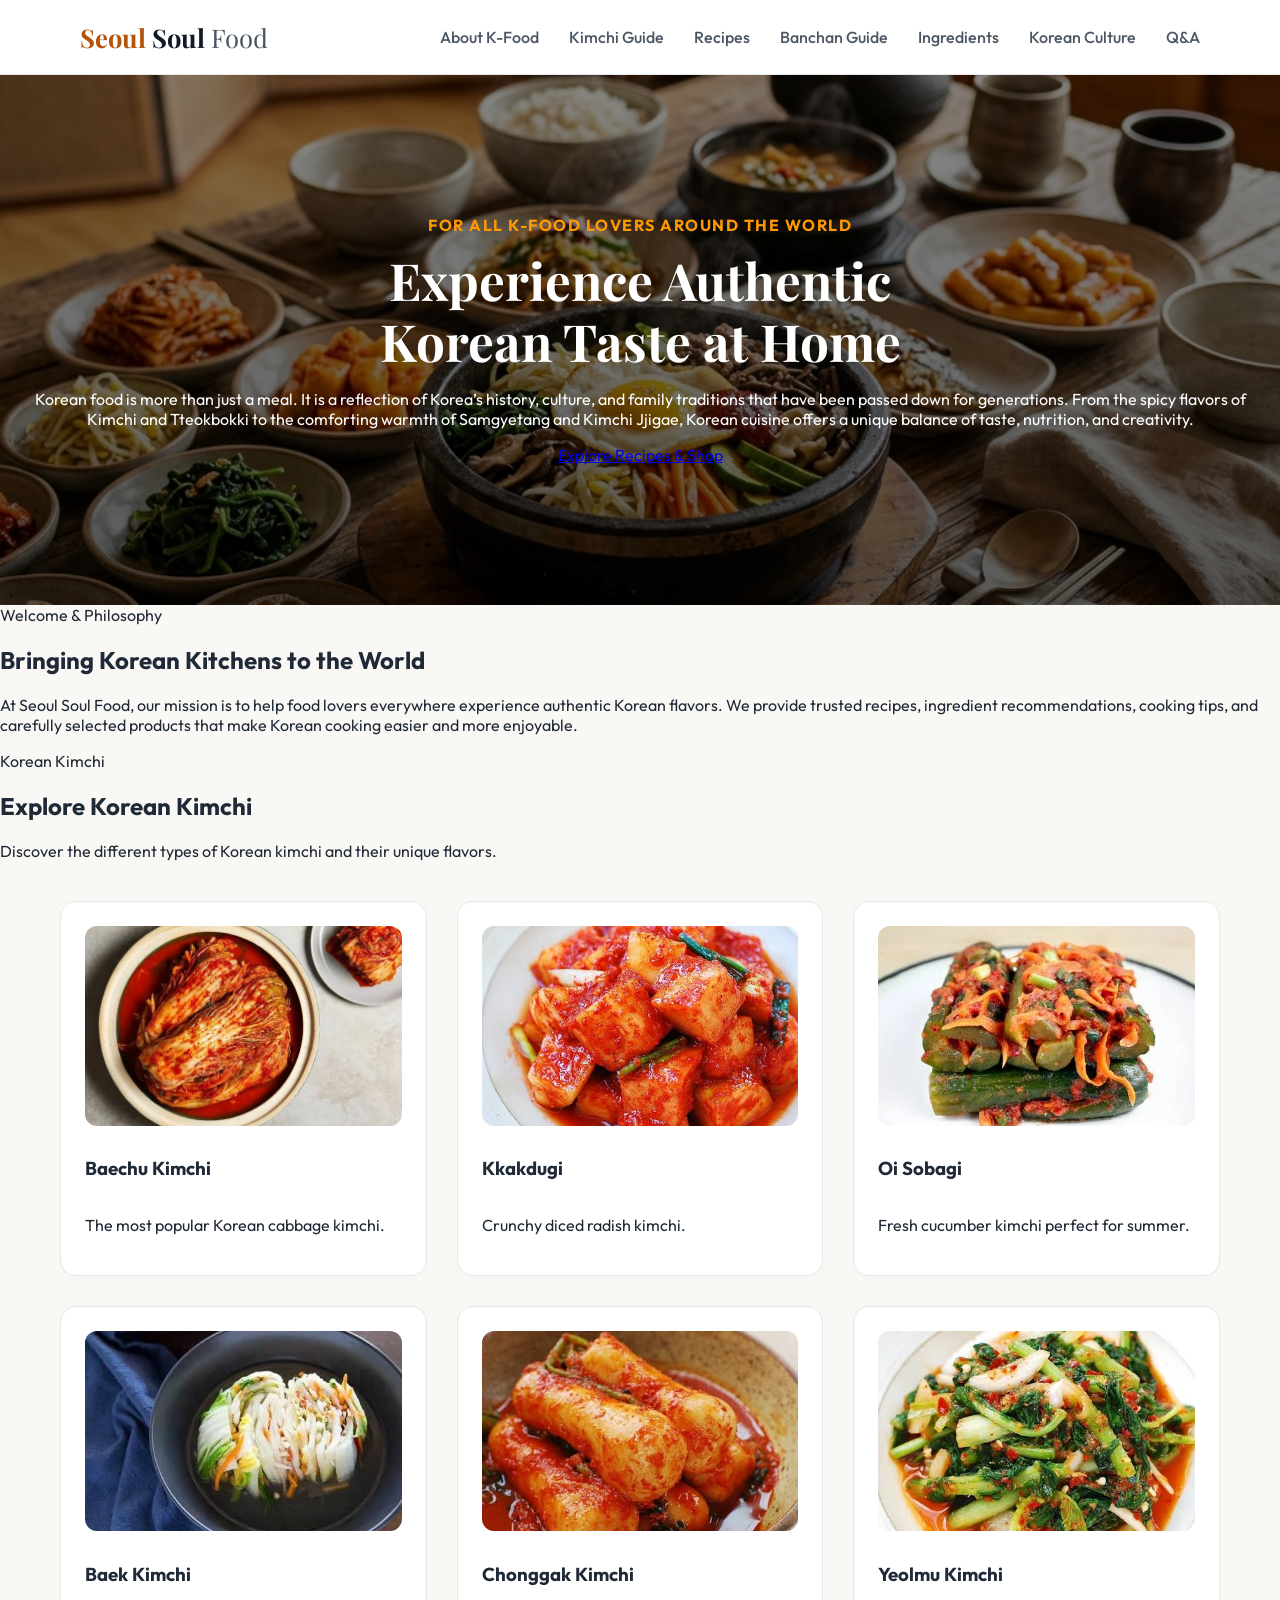
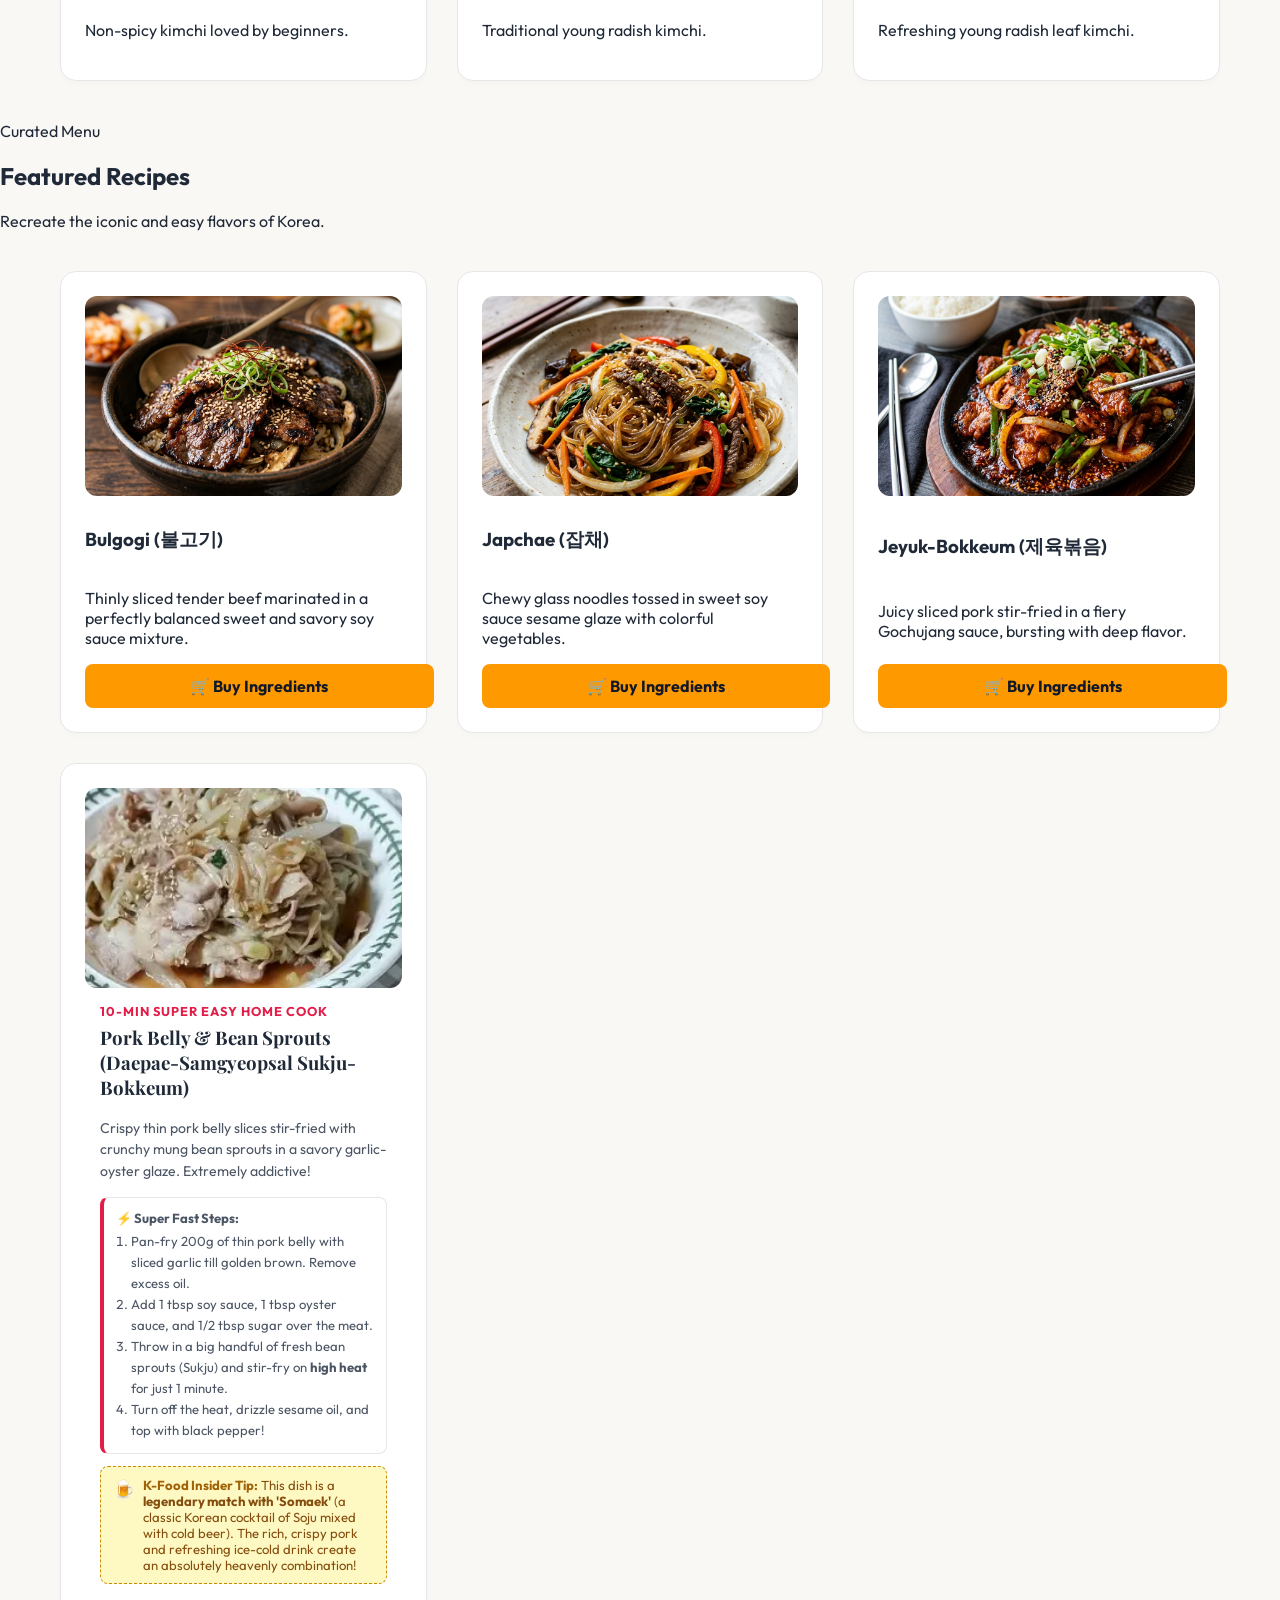
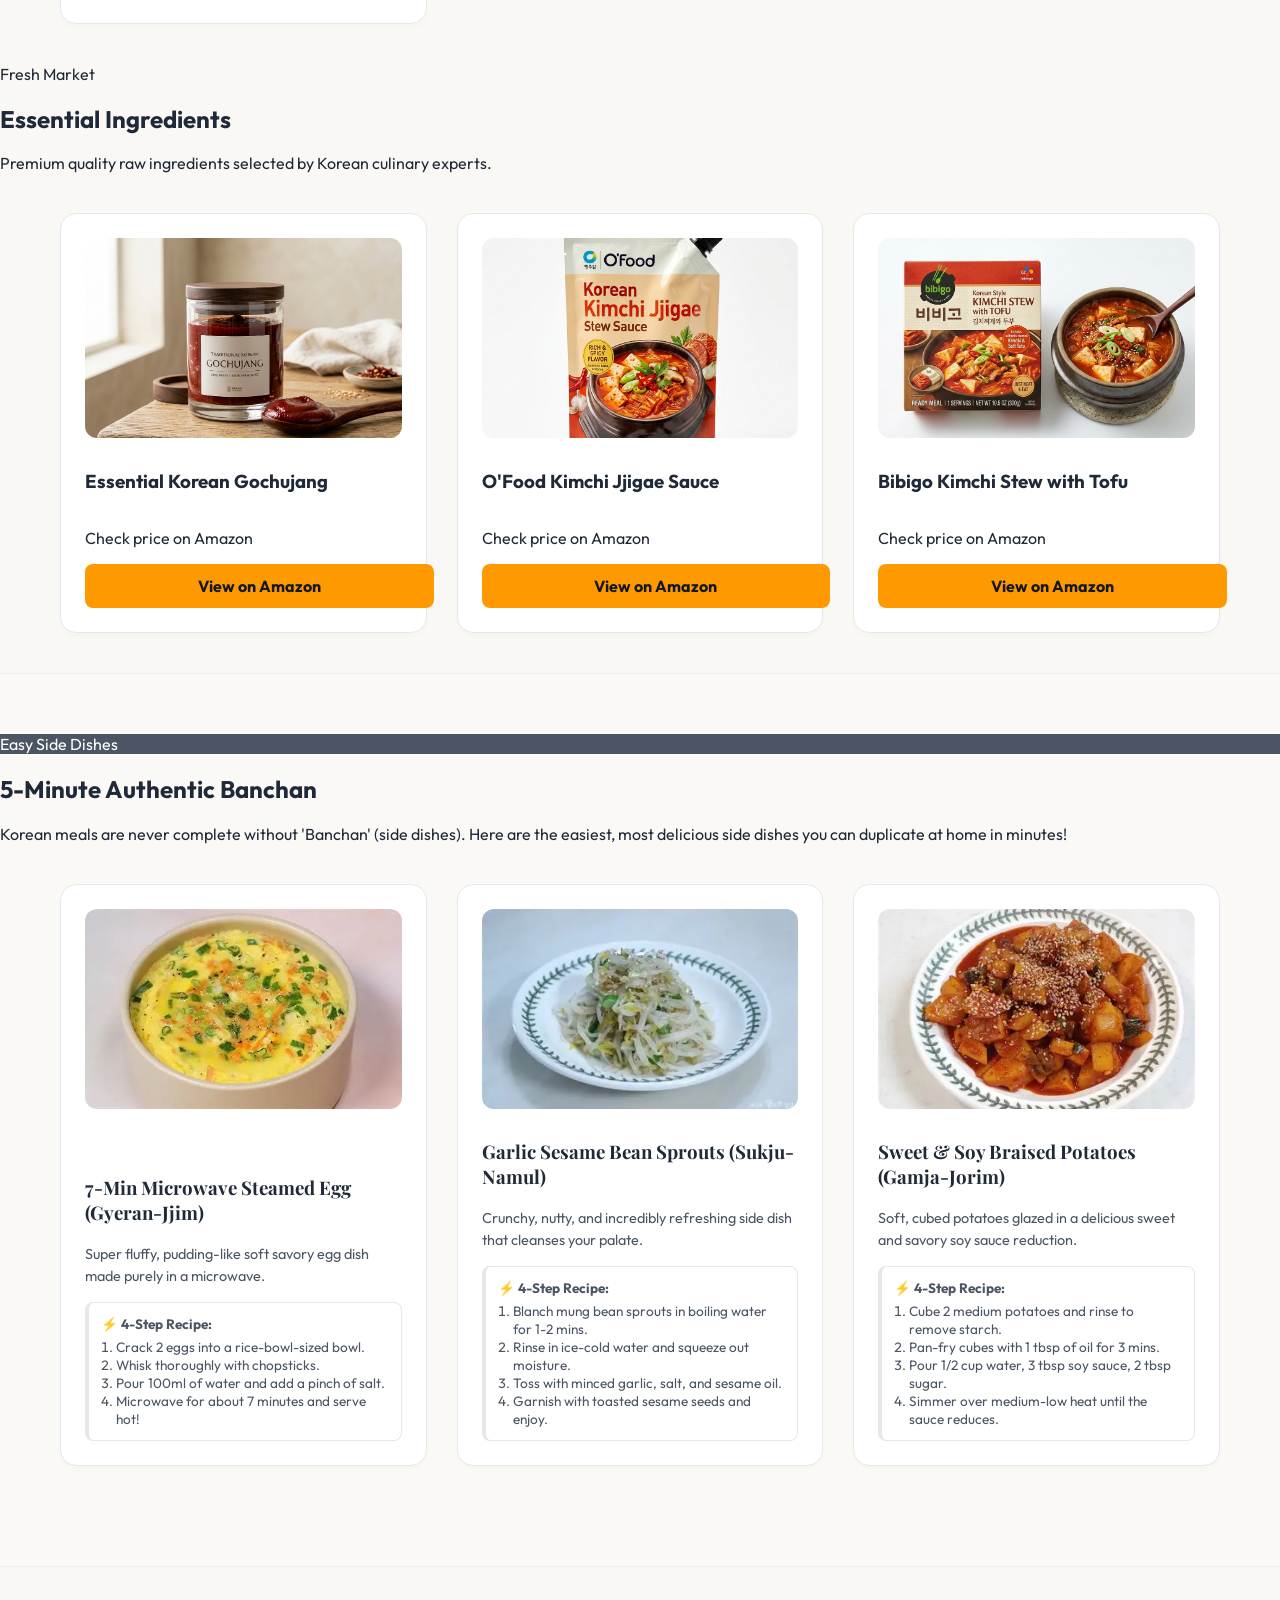
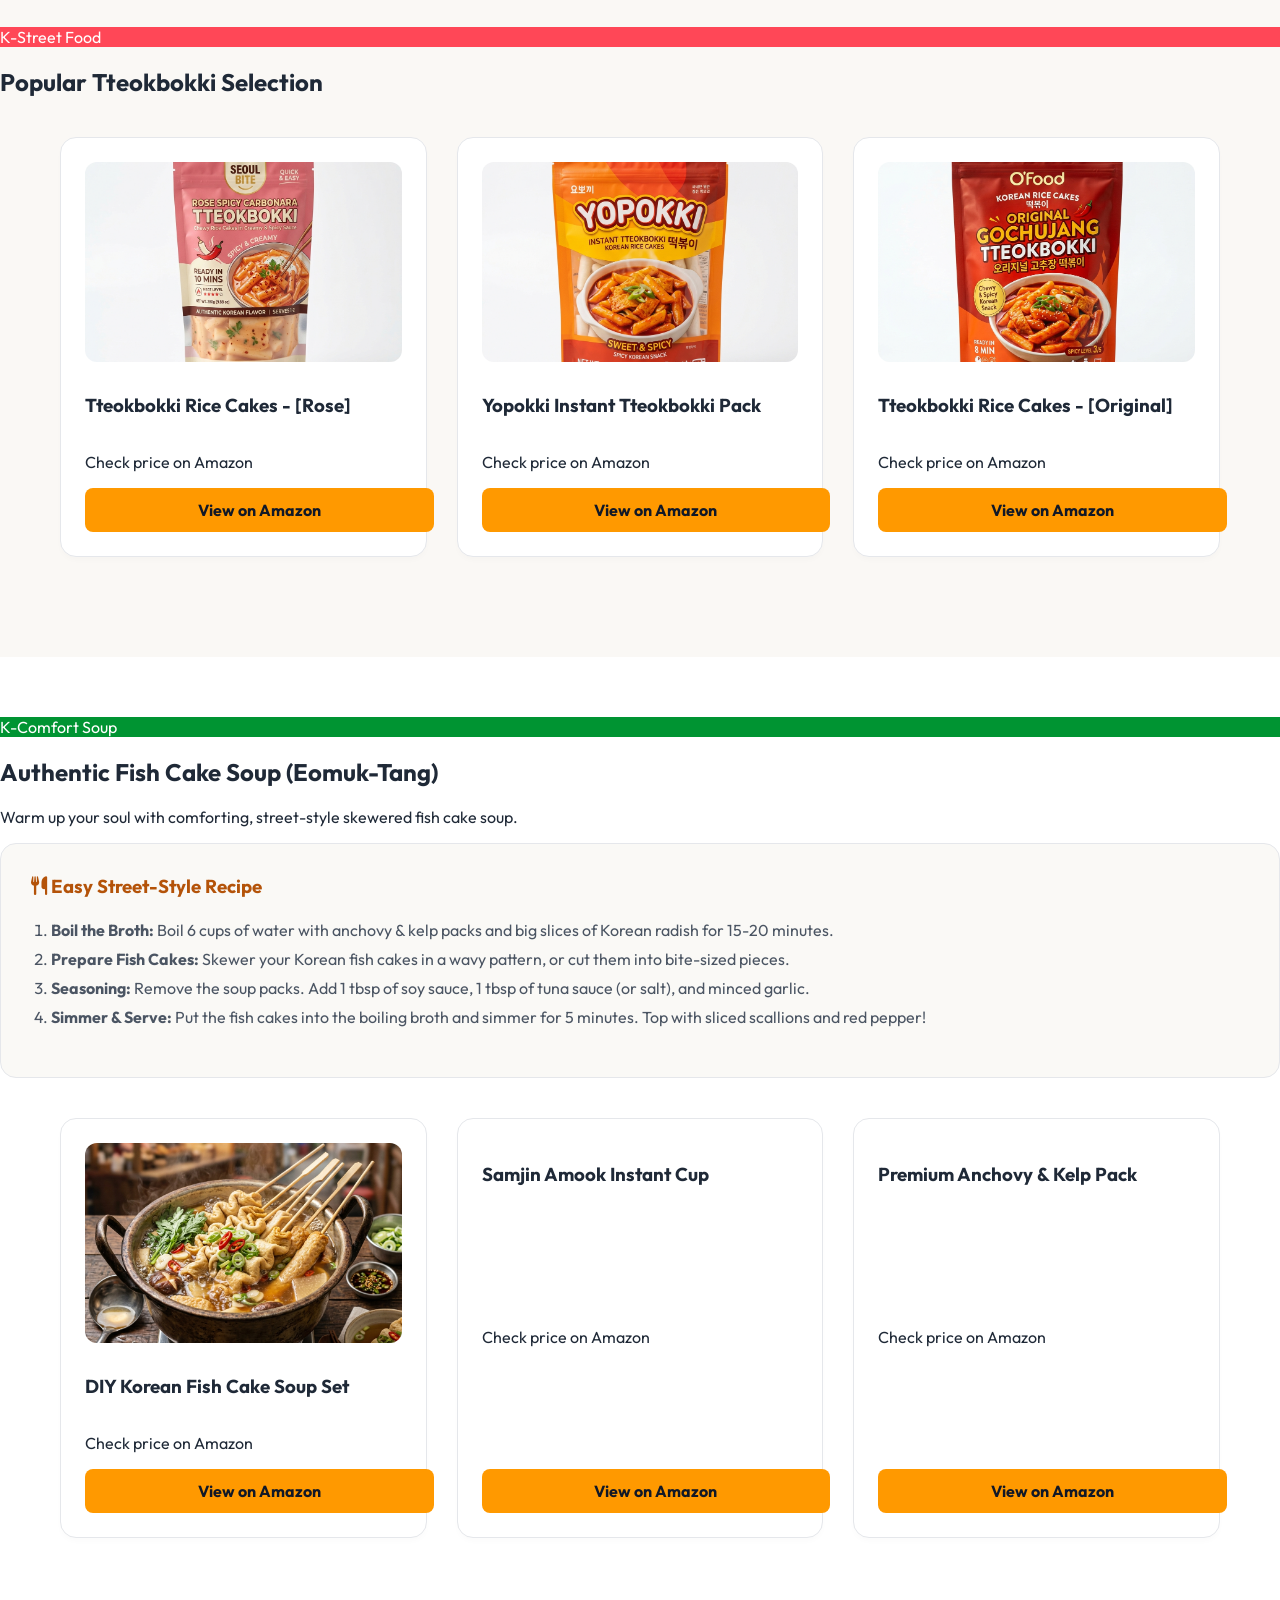
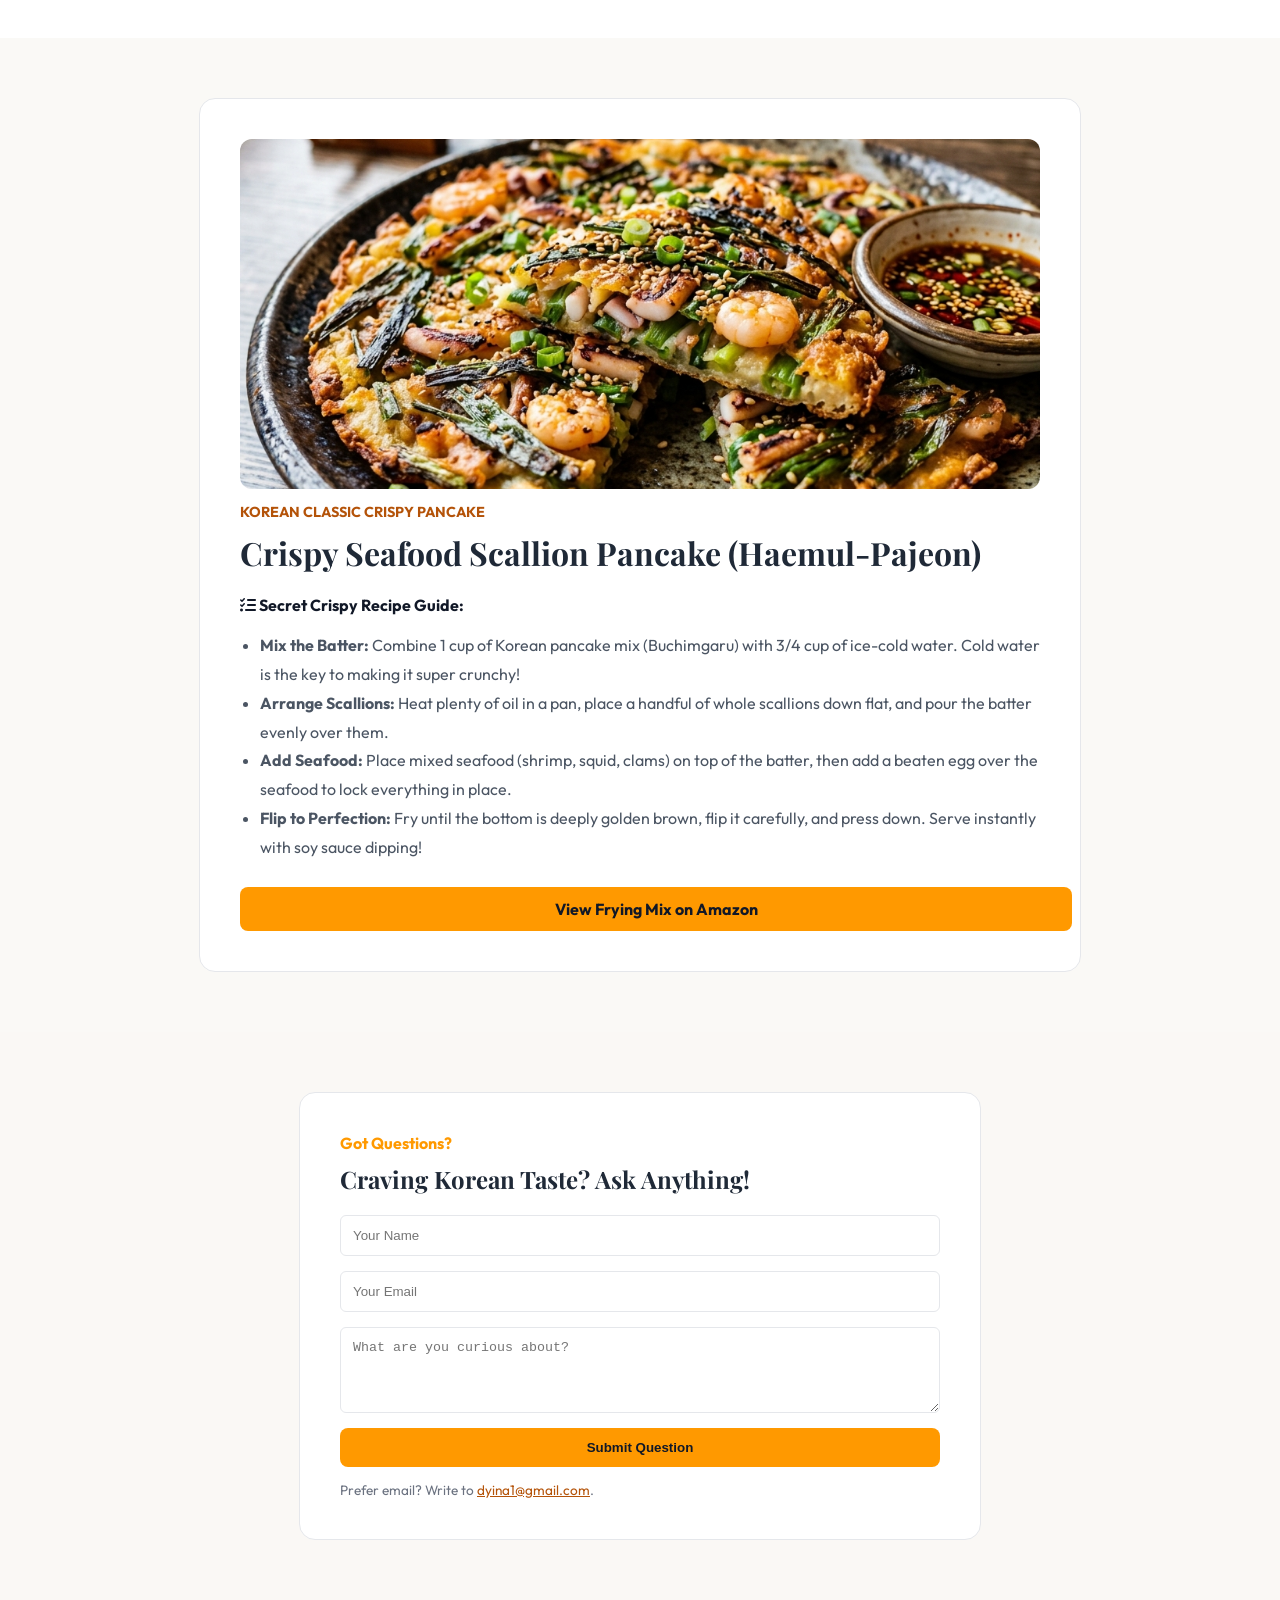
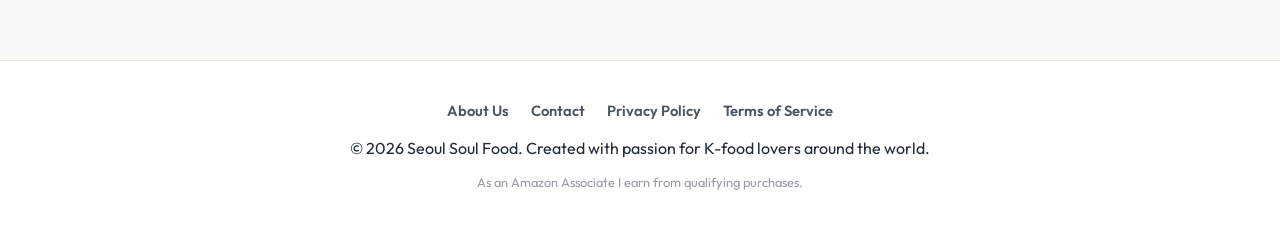
<file: index.html>
<!DOCTYPE html>
<html lang="en">

<head>
    <meta charset="UTF-8">
    <meta name="viewport" content="width=device-width, initial-scale=1.0">
    <title>Seoul Soul Food | Global Korean Culinary Guide & Ingredients Shop</title>
    <meta name="description" content="Explore authentic Korean recipes, kimchi and banchan guides, essential ingredients, and K-food culture at Seoul Soul Food, your guide to cooking Korean food at home.">
    <link rel="canonical" href="https://dyinabenefitguide.com/k-food/">
    <meta property="og:title" content="Seoul Soul Food | Global Korean Culinary Guide & Ingredients Shop">
    <meta property="og:description" content="Authentic Korean recipes, kimchi and banchan guides, essential ingredients, and K-food culture for home cooks around the world.">
    <meta property="og:url" content="https://dyinabenefitguide.com/k-food/">
    <meta property="og:type" content="website">
    <meta property="og:site_name" content="Seoul Soul Food">
    <meta property="og:image" content="https://dyinabenefitguide.com/k-food/images/banner.png">
    <!-- Google Fonts for premium typography -->
    <link rel="preconnect" href="https://fonts.googleapis.com">
    <link rel="preconnect" href="https://fonts.gstatic.com" crossorigin>
    <link href="https://fonts.googleapis.com/css2?family=Outfit:wght@300;400;500;600;700&family=Playfair+Display:ital,wght@0,400;0,600;0,700;1,400&display=swap" rel="stylesheet">
    <!-- FontAwesome for beautiful icons -->
    <link rel="stylesheet" href="https://cdnjs.cloudflare.com/ajax/libs/font-awesome/6.4.0/css/all.min.css">
    <!-- Main Stylesheet -->
    <link rel="stylesheet" href="style.css">
</head>

<body>

    <!-- Header Navigation -->
    <header class="main-header">
        <div class="container header-container">
            <a href="#" class="logo">
                <span class="logo-k">Seoul</span> Soul <span class="logo-sub">Food</span>
            </a>
            <nav class="nav-menu">
                <a href="#about" class="nav-link">About K-Food</a>
                <a href="#kimchi" class="nav-link">Kimchi Guide</a>
                <a href="#recipes" class="nav-link">Recipes</a>
                <a href="#banchan" class="nav-link">Banchan Guide</a>
                <a href="#ingredients" class="nav-link">Ingredients</a>
                <a href="#about" class="nav-link">Korean Culture</a>
                <a href="#qa" class="nav-link">Q&A</a>
            </nav>
        </div>
    </header>

    <!-- Main Hero Banner -->
    <section class="hero-section" style="background-image: linear-gradient(rgba(0, 0, 0, 0.45), rgba(0, 0, 0, 0.65)), url('images/banner.png');">
        <div class="container hero-container">
            <span class="hero-tagline">For All K-Food Lovers Around the World</span>
            <h1 class="hero-title">Experience Authentic <br>Korean Taste at Home</h1>
            <p class="section-subtitle">
                Korean food is more than just a meal. It is a reflection of Korea’s history,
                culture, and family traditions that have been passed down for generations.
                From the spicy flavors of Kimchi and Tteokbokki to the comforting warmth of
                Samgyetang and Kimchi Jjigae, Korean cuisine offers a unique balance of taste,
                nutrition, and creativity.
            </p>
            <a href="#recipes" class="btn-primary">Explore Recipes & Shop</a>
        </div>
    </section>

    <!-- Welcome Description Section -->
    <section class="about-section" id="about">
        <div class="container">
            <div class="section-badge">Welcome & Philosophy</div>
            <h2 class="section-title">Bringing Korean Kitchens to the World</h2>
            <p class="section-subtitle">
                At Seoul Soul Food, our mission is to help food lovers everywhere experience
                authentic Korean flavors. We provide trusted recipes, ingredient recommendations, cooking
                tips, and carefully selected products that make Korean cooking easier and more enjoyable.
            </p>
        </div>
    </section>

    <!-- 🥬 1. 김치 가이드 섹션 -->
    <section class="kimchi-section" id="kimchi">
        <div class="container">
            <div class="section-badge">Korean Kimchi</div>
            <h2 class="section-title">Explore Korean Kimchi</h2>
            <p class="section-subtitle">Discover the different types of Korean kimchi and their unique flavors.</p>
            <div class="ingredients-grid">
                <div class="ingredient-card">
                    <img src="images/baechu-kimchi.png" class="ingredient-image" alt="Baechu kimchi (napa cabbage kimchi)" loading="lazy">
                    <h3>Baechu Kimchi</h3>
                    <p>The most popular Korean cabbage kimchi.</p>
                </div>
                <div class="ingredient-card">
                    <img src="images/kkakdugi.png" class="ingredient-image" alt="Kkakdugi (diced radish kimchi)" loading="lazy">
                    <h3>Kkakdugi</h3>
                    <p>Crunchy diced radish kimchi.</p>
                </div>
                <div class="ingredient-card">
                    <img src="images/oi-sobagi.png" class="ingredient-image" alt="Oi sobagi (stuffed cucumber kimchi)" loading="lazy">
                    <h3>Oi Sobagi</h3>
                    <p>Fresh cucumber kimchi perfect for summer.</p>
                </div>
                <div class="ingredient-card">
                    <img src="images/baek-kimchi.png" class="ingredient-image" alt="Baek kimchi (white kimchi)" loading="lazy">
                    <h3>Baek Kimchi</h3>
                    <p>Non-spicy kimchi loved by beginners.</p>
                </div>
                <div class="ingredient-card">
                    <img src="images/chonggak-kimchi.png" class="ingredient-image" alt="Chonggak kimchi (young radish kimchi)" loading="lazy">
                    <h3>Chonggak Kimchi</h3>
                    <p>Traditional young radish kimchi.</p>
                </div>
                <div class="ingredient-card">
                    <img src="images/yeolmu-kimchi.png" class="ingredient-image" alt="Yeolmu kimchi (young radish leaf kimchi)" loading="lazy">
                    <h3>Yeolmu Kimchi</h3>
                    <p>Refreshing young radish leaf kimchi.</p>
                </div>
            </div>
        </div>
    </section>

    <!-- 🥩 2. 메인 추천 요리 섹션 -->
    <section class="recipes-section" id="recipes">
        <div class="container">
            <div class="section-badge">Curated Menu</div>
            <h2 class="section-title">Featured Recipes</h2>
            <p class="section-subtitle">Recreate the iconic and easy flavors of Korea.</p>
            <div class="recipes-grid">
                <div class="recipe-card">
                    <img src="images/recipe_bulgogi.png" class="recipe-image" alt="Bulgogi (Korean marinated beef)" loading="lazy">
                    <h3 class="recipe-name">Bulgogi (불고기)</h3>
                    <p class="recipe-desc">Thinly sliced tender beef marinated in a perfectly balanced sweet and savory soy sauce mixture.</p>
                    <a class="btn-orange" href="https://www.amazon.com/s?k=Korean+bulgogi+marinade+sauce" target="_blank" rel="noopener noreferrer">🛒 Buy Ingredients</a>
                </div>
                <div class="recipe-card">
                    <img src="images/recipe_japchae.png" class="recipe-image" alt="Japchae (Korean glass noodle stir-fry)" loading="lazy">
                    <h3 class="recipe-name">Japchae (잡채)</h3>
                    <p class="recipe-desc">Chewy glass noodles tossed in sweet soy sauce sesame glaze with colorful vegetables.</p>
                    <a class="btn-orange" href="https://www.amazon.com/s?k=Korean+japchae+glass+noodles" target="_blank" rel="noopener noreferrer">🛒 Buy Ingredients</a>
                </div>
                <div class="recipe-card">
                    <img src="images/recipe_jeyuk.png" class="recipe-image" alt="Jeyuk-bokkeum (spicy stir-fried pork)" loading="lazy">
                    <h3 class="recipe-name">Jeyuk-Bokkeum (제육볶음)</h3>
                    <p class="recipe-desc">Juicy sliced pork stir-fried in a fiery Gochujang sauce, bursting with deep flavor.</p>
                    <a class="btn-orange" href="https://www.amazon.com/s?k=Korean+gochujang+pork+marinade" target="_blank" rel="noopener noreferrer">🛒 Buy Ingredients</a>
                </div>
                
                <!-- 대패삼겹살 숙주볶음 카드 (사장님 폴더 속 실제 이름 'Daepae Samgyeopsal Sukju- bo...' 정밀 매칭 배선) -->
                <div class="recipe-card" style="grid-column: span 1; border: 2px solid #ff9900; background: #fffdfa;">
                    <img src="images/daepae.png" class="recipe-image" alt="Pork Belly & Bean Sprouts" loading="lazy">
                    <div style="padding: 0 15px 15px 15px;">
                        <span style="color:#e11d48; font-weight:700; font-size:0.8rem; text-transform:uppercase; letter-spacing:1px;">10-Min Super Easy Home Cook</span>
                        <h3 class="recipe-name" style="margin-top:5px; font-family:'Playfair Display', serif;">Pork Belly & Bean Sprouts (Daepae-Samgyeopsal Sukju-Bokkeum)</h3>
                        <p class="recipe-desc" style="font-size:0.88rem; color:#4b5563; line-height:1.5; margin-bottom:15px;">
                            Crispy thin pork belly slices stir-fried with crunchy mung bean sprouts in a savory garlic-oyster glaze. Extremely addictive!
                        </p>
                        <div style="background: #ffffff; padding: 12px; border-radius: 8px; font-size: 0.82rem; color: #4b5563; text-align: left; border: 1px solid #e5e7eb; border-left: 4px solid #e11d48; margin-bottom: 12px;">
                            <strong>⚡ Super Fast Steps:</strong>
                            <ol style="margin: 5px 0 0 0; padding-left: 15px; line-height: 1.6;">
                                <li>Pan-fry 200g of thin pork belly with sliced garlic till golden brown. Remove excess oil.</li>
                                <li>Add 1 tbsp soy sauce, 1 tbsp oyster sauce, and 1/2 tbsp sugar over the meat.</li>
                                <li>Throw in a big handful of fresh bean sprouts (Sukju) and stir-fry on <strong>high heat</strong> for just 1 minute.</li>
                                <li>Turn off the heat, drizzle sesame oil, and top with black pepper!</li>
                            </ol>
                        </div>
                        
                        <div style="background: #fef9c3; padding: 10px 12px; border-radius: 8px; font-size: 0.82rem; color: #854d0e; text-align: left; border: 1px dashed #ca8a04; display: flex; gap: 8px; align-items: flex-start;">
                            <span style="font-size: 1.1rem;">🍺</span>
                            <div>
                                <strong style="color: #a16207;">K-Food Insider Tip:</strong> 
                                This dish is a <strong>legendary match with 'Somaek'</strong> (a classic Korean cocktail of Soju mixed with cold beer). The rich, crispy pork and refreshing ice-cold drink create an absolutely heavenly combination!
                            </div>
                        </div>
                    </div>
                </div>

            </div>
        </div>
    </section>

    <!-- 🌶️ 3. 필수 양념/재료 섹션 -->
    <section class="ingredients-section" id="ingredients">
        <div class="container">
            <div class="section-badge">Fresh Market</div>
            <h2 class="section-title">Essential Ingredients</h2>
            <p class="section-subtitle">Premium quality raw ingredients selected by Korean culinary experts.</p>
            <div class="ingredients-grid">
                <div class="ingredient-card">
                    <img src="images/ing_gochujang.png" class="ingredient-image" alt="Korean gochujang (red chili paste)" loading="lazy">
                    <h3 class="ingredient-name">Essential Korean Gochujang</h3>
                    <p class="price">Check price on Amazon</p>
                    <a href="https://www.amazon.com/gp/aw/d/B013HB0CC4/" target="_blank" class="btn-buy-simple">View on Amazon</a>
                </div>
                <div class="ingredient-card">
                    <img src="images/ing_ofood.png" class="ingredient-image" alt="O'Food kimchi jjigae sauce" loading="lazy">
                    <h3 class="ingredient-name">O'Food Kimchi Jjigae Sauce</h3>
                    <p class="price">Check price on Amazon</p>
                    <a href="https://www.amazon.com/Korean-OFood-Kimchi-Jjigae-Sauce/dp/B0G4CYPSKH/" target="_blank" class="btn-buy-simple">View on Amazon</a>
                </div>
                <div class="ingredient-card">
                    <img src="images/ing_bibigo.png" class="ingredient-image" alt="Bibigo kimchi stew with tofu" loading="lazy">
                    <h3 class="ingredient-name">Bibigo Kimchi Stew with Tofu</h3>
                    <p class="price">Check price on Amazon</p>
                    <a href="https://www.amazon.com/Instan-Bibigo-Traditional-Korean-Kimchi/dp/B094YXK8BQ/" target="_blank" class="btn-buy-simple">View on Amazon</a>
                </div>
            </div>
        </div>
    </section>

    <!-- 🍱 4. 초간단 5분 반찬(Banchan) 섹션 (사장님 폴더 속 webp 포맷 정밀 추적 배선) -->
    <section class="banchan-section" id="banchan" style="background-color: #faf9f6; padding: 60px 0; border-top: 1px solid #eee;">
        <div class="container">
            <div class="section-badge" style="background-color: #4b5563; color: #fff;">Easy Side Dishes</div>
            <h2 class="section-title">5-Minute Authentic Banchan</h2>
            <p class="section-subtitle">
                Korean meals are never complete without 'Banchan' (side dishes). 
                Here are the easiest, most delicious side dishes you can duplicate at home in minutes!
            </p>

            <div class="ingredients-grid">
                <!-- 계란찜 (사장님 실물 파일 규격 매칭) -->
                <div class="recipe-card">
                    <img src="images/Gyeran-Jjim.jpg.webp" class="recipe-image" alt="Gyeran Jjim" loading="lazy">
                    <div class="recipe-content">
                        <h3 class="recipe-name" style="font-family:'Playfair Display', serif;">7-Min Microwave Steamed Egg (Gyeran-Jjim)</h3>
                        <p class="recipe-desc" style="font-size: 0.9rem; color: #4b5563; line-height: 1.5; margin-bottom: 15px;">
                            Super fluffy, pudding-like soft savory egg dish made purely in a microwave.
                        </p>
                        <div style="background: #ffffff; padding: 12px; border-radius: 8px; font-size: 0.85rem; color: #4b5563; text-align: left; border-left: 4px solid #ff9900; border: 1px solid #e5e7eb; border-left-width: 4px;">
                            <strong>⚡ 4-Step Recipe:</strong>
                            <ol style="margin: 5px 0 0 0; padding-left: 15px;">
                                <li>Crack 2 eggs into a rice-bowl-sized bowl.</li>
                                <li>Whisk thoroughly with chopsticks.</li>
                                <li>Pour 100ml of water and add a pinch of salt.</li>
                                <li>Microwave for about 7 minutes and serve hot!</li>
                            </ol>
                        </div>
                    </div>
                </div>

                <!-- 숙주나물 (오른쪽 상단 탭 실제 파일명 매칭) -->
                <div class="recipe-card">
                    <img src="images/Sukju-Namul.jpg.webp" class="recipe-image" alt="Sukju Namul" loading="lazy">
                    <div class="recipe-content">
                        <h3 class="recipe-name" style="font-family:'Playfair Display', serif;">Garlic Sesame Bean Sprouts (Sukju-Namul)</h3>
                        <p class="recipe-desc" style="font-size: 0.9rem; color: #4b5563; line-height: 1.5; margin-bottom: 15px;">
                            Crunchy, nutty, and incredibly refreshing side dish that cleanses your palate.
                        </p>
                        <div style="background: #ffffff; padding: 12px; border-radius: 8px; font-size: 0.85rem; color: #4b5563; text-align: left; border-left: 4px solid #ff9900; border: 1px solid #e5e7eb; border-left-width: 4px;">
                            <strong>⚡ 4-Step Recipe:</strong>
                            <ol style="margin: 5px 0 0 0; padding-left: 15px;">
                                <li>Blanch mung bean sprouts in boiling water for 1-2 mins.</li>
                                <li>Rinse in ice-cold water and squeeze out moisture.</li>
                                <li>Toss with minced garlic, salt, and sesame oil.</li>
                                <li>Garnish with toasted sesame seeds and enjoy.</li>
                            </ol>
                        </div>
                    </div>
                </div>

                <!-- 감자조림 (사장님 실물 파일 규격 매칭) -->
                <div class="recipe-card">
                    <img src="images/Gamja-Jorim.jpg.webp" class="recipe-image" alt="Gamja Jorim" loading="lazy">
                    <div class="recipe-content">
                        <h3 class="recipe-name" style="font-family:'Playfair Display', serif;">Sweet & Soy Braised Potatoes (Gamja-Jorim)</h3>
                        <p class="recipe-desc" style="font-size: 0.9rem; color: #4b5563; line-height: 1.5; margin-bottom: 15px;">
                            Soft, cubed potatoes glazed in a delicious sweet and savory soy sauce reduction.
                        </p>
                        <div style="background: #ffffff; padding: 12px; border-radius: 8px; font-size: 0.85rem; color: #4b5563; text-align: left; border-left: 4px solid #ff9900; border: 1px solid #e5e7eb; border-left-width: 4px;">
                            <strong>⚡ 4-Step Recipe:</strong>
                            <ol style="margin: 5px 0 0 0; padding-left: 15px;">
                                <li>Cube 2 medium potatoes and rinse to remove starch.</li>
                                <li>Pan-fry cubes with 1 tbsp of oil for 3 mins.</li>
                                <li>Pour 1/2 cup water, 3 tbsp soy sauce, 2 tbsp sugar.</li>
                                <li>Simmer over medium-low heat until the sauce reduces.</li>
                            </ol>
                        </div>
                    </div>
                </div>
            </div>
        </div>
    </section>

    <!-- 🍡 5. 떡볶이 셀렉션 섹션 -->
    <section class="ingredients-section" id="tteokbokki" style="padding: 60px 0; border-top: 1px solid #eee;">
        <div class="container">
            <div class="section-badge" style="background-color: #ff4757; color: #fff;">K-Street Food</div>
            <h2 class="section-title">Popular Tteokbokki Selection</h2>
            <div class="ingredients-grid">
                <div class="ingredient-card">
                    <img src="images/ing_tteok_rose.png" class="ingredient-image" alt="Rose tteokbokki rice cakes" loading="lazy">
                    <h3 class="ingredient-name">Tteokbokki Rice Cakes - [Rose]</h3>
                    <p class="price">Check price on Amazon</p>
                    <a href="https://www.amazon.com/gp/aw/d/B0BHKH226L/" target="_blank" class="btn-buy-simple">View on Amazon</a>
                </div>
                <div class="ingredient-card">
                    <img src="images/ing_tteok_yopokki.png" class="ingredient-image" alt="Yopokki instant tteokbokki pack" loading="lazy">
                    <h3 class="ingredient-name">Yopokki Instant Tteokbokki Pack</h3>
                    <p class="price">Check price on Amazon</p>
                    <a href="https://www.amazon.com/Instant-Tteokbokki-Popular-Korean-Snack/dp/B07GT3HCH3/" target="_blank" class="btn-buy-simple">View on Amazon</a>
                </div>
                <div class="ingredient-card">
                    <img src="images/ing_tteok_original.png" class="ingredient-image" alt="Original tteokbokki rice cakes" loading="lazy">
                    <h3 class="ingredient-name">Tteokbokki Rice Cakes - [Original]</h3>
                    <p class="price">Check price on Amazon</p>
                    <a href="https://www.amazon.com/gp/aw/d/B09976ZMP5/" target="_blank" class="btn-buy-simple">View on Amazon</a>
                </div>
            </div>
        </div>
    </section>

    <!-- 🐟 6. 어묵탕 셀렉션 및 상세 요리법 구역 -->
    <section class="ingredients-section" id="fishcake" style="padding: 60px 0; background-color: #ffffff;">
        <div class="container">
            <div class="section-badge" style="background-color: #009432; color: #fff;">K-Comfort Soup</div>
            <h2 class="section-title">Authentic Fish Cake Soup (Eomuk-Tang)</h2>
            <p class="section-subtitle">Warm up your soul with comforting, street-style skewered fish cake soup.</p>
            
            <div style="background: #faf9f6; padding: 30px; border-radius: 16px; border: 1px solid #e5e7eb; margin-bottom: 40px; text-align: left;">
                <h3 style="color: #b45309; margin-top: 0;"><i class="fa-solid fa-utensils"></i> Easy Street-Style Recipe</h3>
                <ol style="line-height: 1.8; color: #4b5563; padding-left: 20px;">
                    <li><strong>Boil the Broth:</strong> Boil 6 cups of water with anchovy & kelp packs and big slices of Korean radish for 15-20 minutes.</li>
                    <li><strong>Prepare Fish Cakes:</strong> Skewer your Korean fish cakes in a wavy pattern, or cut them into bite-sized pieces.</li>
                    <li><strong>Seasoning:</strong> Remove the soup packs. Add 1 tbsp of soy sauce, 1 tbsp of tuna sauce (or salt), and minced garlic.</li>
                    <li><strong>Simmer & Serve:</strong> Put the fish cakes into the boiling broth and simmer for 5 minutes. Top with sliced scallions and red pepper!</li>
                </ol>
            </div>

            <div class="ingredients-grid">
                <div class="ingredient-card">
                    <img src="images/ing_fishcake.png" class="ingredient-image" alt="Korean fish cake soup set" loading="lazy">
                    <h3 class="ingredient-name">DIY Korean Fish Cake Soup Set</h3>
                    <p class="price">Check price on Amazon</p>
                    <a href="https://www.amazon.com/s?k=Korean+skewered+fish+cake" target="_blank" class="btn-buy-simple">View on Amazon</a>
                </div>
                <div class="ingredient-card">
                    <h3 class="ingredient-name">Samjin Amook Instant Cup</h3>
                    <p class="price">Check price on Amazon</p>
                    <a href="https://www.amazon.com/s?k=Samjin+Amook+Instant+Fish+Cake+Soup" target="_blank" class="btn-buy-simple">View on Amazon</a>
                </div>
                <div class="ingredient-card">
                    <h3 class="ingredient-name">Premium Anchovy & Kelp Pack</h3>
                    <p class="price">Check price on Amazon</p>
                    <a href="https://www.amazon.com/s?k=Korean+anchovy+soup+pack" target="_blank" class="btn-buy-simple">View on Amazon</a>
                </div>
            </div>
        </div>
    </section>

    <!-- 🥞 7. 명품 해물파전 만드는 법 구역 -->
    <section class="pajeon-section" id="pajeon" style="background-color: #faf9f6; padding: 60px 0;">
        <div class="container" style="max-width: 800px; margin: 0 auto; background: #fff; padding: 40px; border-radius: 16px; border: 1px solid #e5e7eb; text-align: left;">
            <img src="images/recipe_pajeon.png" class="pajeon-image" style="height: 350px !important; width:100%; object-fit:cover; border-radius:12px; margin-bottom:20px;" alt="Haemul pajeon (Korean seafood scallion pancake)" loading="lazy">
            <span style="color:#b45309; font-weight:700; font-size:0.9rem; text-transform:uppercase;">Korean Classic Crispy Pancake</span>
            <h2 style="font-family:'Playfair Display', serif; margin: 10px 0 20px 0; font-size:2rem;">Crispy Seafood Scallion Pancake (Haemul-Pajeon)</h2>
            
            <div style="margin-bottom: 25px;">
                <h4 style="color:#111827; margin-bottom:8px;"><i class="fa-solid fa-list-check"></i> Secret Crispy Recipe Guide:</h4>
                <ul style="color:#4b5563; line-height:1.8; padding-left:20px;">
                    <li><strong>Mix the Batter:</strong> Combine 1 cup of Korean pancake mix (Buchimgaru) with 3/4 cup of ice-cold water. Cold water is the key to making it super crunchy!</li>
                    <li><strong>Arrange Scallions:</strong> Heat plenty of oil in a pan, place a handful of whole scallions down flat, and pour the batter evenly over them.</li>
                    <li><strong>Add Seafood:</strong> Place mixed seafood (shrimp, squid, clams) on top of the batter, then add a beaten egg over the seafood to lock everything in place.</li>
                    <li><strong>Flip to Perfection:</strong> Fry until the bottom is deeply golden brown, flip it carefully, and press down. Serve instantly with soy sauce dipping!</li>
                </ul>
            </div>
            
            <a href="https://www.amazon.com/s?k=Korean+frying+mix" target="_blank" class="btn-buy-simple" style="display:inline-block; width:auto; padding:12px 30px;">View Frying Mix on Amazon</a>
        </div>
    </section>

    <!-- ❓ 8. 글로벌 Q&A 양식 섹션 -->
    <section class="qa-section" id="qa" style="padding: 60px 0;">
        <div class="container" style="max-width: 600px; margin: 0 auto; background: white; padding: 40px; border-radius: 16px; border: 1px solid #e5e7eb;">
            <span style="color:#ff9900; font-weight:700;">Got Questions?</span>
            <h2 style="font-family:'Playfair Display', serif; margin:10px 0 20px 0;">Craving Korean Taste? Ask Anything!</h2>
            <form id="qaForm" style="display:flex; flex-direction:column; gap:15px;">
                <input type="text" id="qaName" name="name" placeholder="Your Name" style="padding:12px; border:1px solid #e5e7eb; border-radius:6px;" required>
                <input type="email" id="qaEmail" name="email" placeholder="Your Email" style="padding:12px; border:1px solid #e5e7eb; border-radius:6px;" required>
                <textarea id="qaMessage" name="message" rows="4" placeholder="What are you curious about?" style="padding:12px; border:1px solid #e5e7eb; border-radius:6px;" required></textarea>
                <button type="submit" class="btn-orange">Submit Question</button>
            </form>
            <p id="qaStatus" role="status" style="display:none; margin:16px 0 0; padding:12px 14px; background:#f0fdf4; border:1px solid #bbf7d0; border-radius:8px; color:#166534; font-size:0.92rem; line-height:1.5;"></p>
            <p style="margin:14px 0 0; font-size:0.85rem; color:#6b7280;">Prefer email? Write to <a href="mailto:dyina1@gmail.com" style="color:#b45309;">dyina1@gmail.com</a>.</p>
        </div>
    </section>

    <!-- 최하단 푸터 마감 -->
    <footer class="main-footer" style="background-color: #ffffff; border-top: 1px solid #e5e7eb; text-align: center; padding: 40px 20px; margin-top: 60px;">
        <div class="container">
            <nav class="footer-links" style="display:flex; flex-wrap:wrap; justify-content:center; gap:8px 22px; margin:0 0 18px; font-size:0.92rem;">
                <a href="about.html" style="color:#4b5563; text-decoration:none; font-weight:600;">About Us</a>
                <a href="contact.html" style="color:#4b5563; text-decoration:none; font-weight:600;">Contact</a>
                <a href="privacy.html" style="color:#4b5563; text-decoration:none; font-weight:600;">Privacy Policy</a>
                <a href="terms.html" style="color:#4b5563; text-decoration:none; font-weight:600;">Terms of Service</a>
            </nav>
            <p>&copy; 2026 Seoul Soul Food. Created with passion for K-food lovers around the world.</p>
            <p style="font-size: 0.8rem; opacity: 0.7; margin-top: 5px; color:#6b7280;">As an Amazon Associate I earn from qualifying purchases.</p>
        </div>
    </footer>

    <script>
        // Q&A form: hand the question to the visitor's mail app addressed to dyina1@gmail.com
        (function () {
            var form = document.getElementById('qaForm');
            if (!form) return;
            form.addEventListener('submit', function (event) {
                event.preventDefault();
                var name = document.getElementById('qaName').value.trim();
                var email = document.getElementById('qaEmail').value.trim();
                var message = document.getElementById('qaMessage').value.trim();
                var status = document.getElementById('qaStatus');
                if (!name || !email || !message) {
                    status.textContent = 'Please fill in your name, email, and question.';
                    status.style.display = 'block';
                    return;
                }
                var subject = encodeURIComponent('[Seoul Soul Food Q&A] Question from ' + name);
                var body = encodeURIComponent(message + '\n\nFrom: ' + name + ' (' + email + ')');
                window.location.href = 'mailto:dyina1@gmail.com?subject=' + subject + '&body=' + body;
                status.textContent = 'Thank you, ' + name + '! Your email app is opening with the question filled in - just press send. If nothing opens, email dyina1@gmail.com directly.';
                status.style.display = 'block';
            });
        })();
    </script>

</body>

</html>
</file>
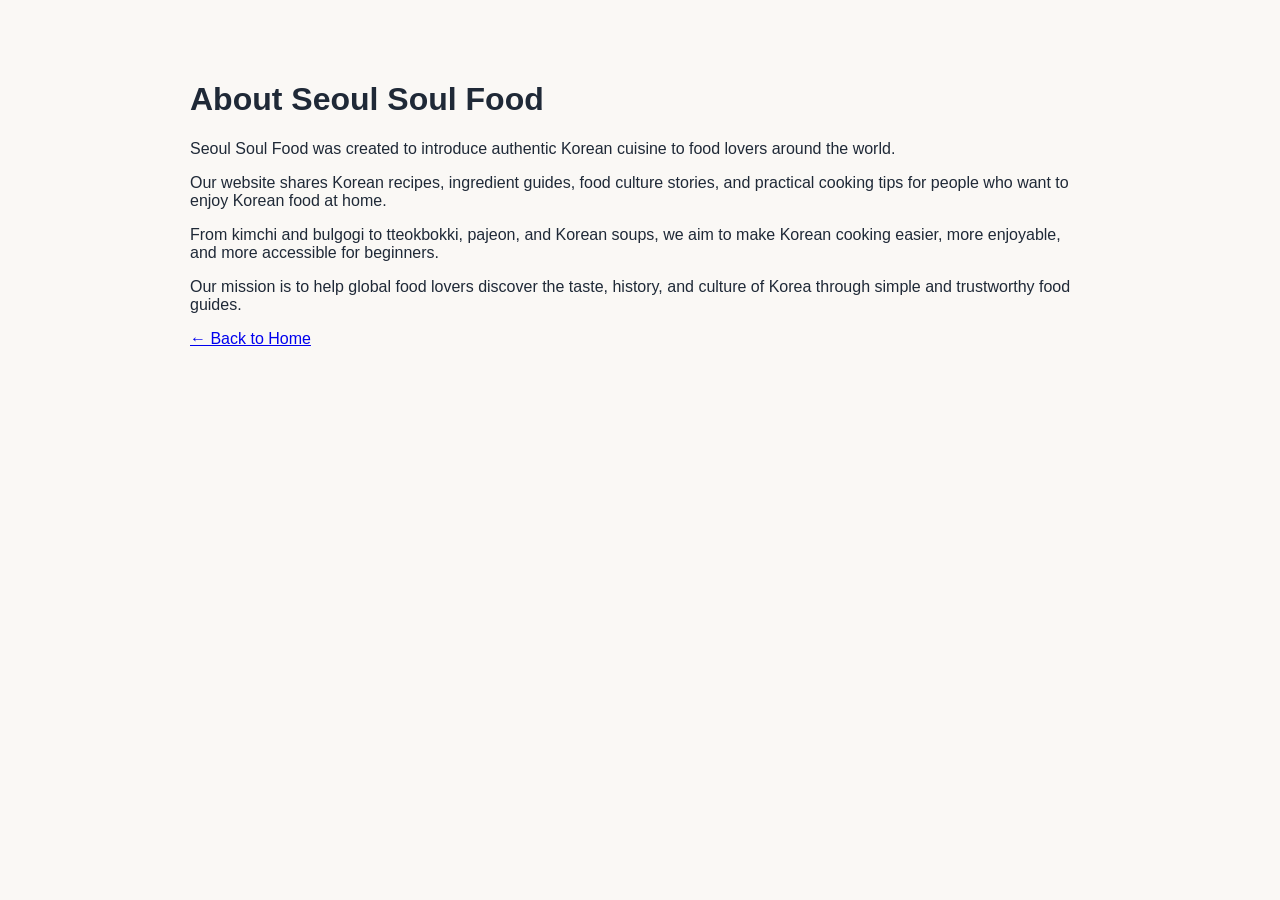
<file: about.html>
<!DOCTYPE html>
<html lang="en">

<head>
    <meta charset="UTF-8">
    <meta name="viewport" content="width=device-width, initial-scale=1.0">
    <title>About Us | Seoul Soul Food</title>
    <meta name="description" content="Learn about Seoul Soul Food, a guide to authentic Korean recipes, ingredients, and food culture for home cooks around the world.">
    <link rel="canonical" href="https://dyinabenefitguide.com/k-food/about.html">
    <meta property="og:title" content="About Us | Seoul Soul Food">
    <meta property="og:description" content="Learn about Seoul Soul Food, a guide to authentic Korean recipes, ingredients, and food culture for home cooks around the world.">
    <meta property="og:url" content="https://dyinabenefitguide.com/k-food/about.html">
    <meta property="og:type" content="website">
    <meta property="og:site_name" content="Seoul Soul Food">
    <link rel="stylesheet" href="style.css">
</head>

<body>
    <div class="container" style="padding:60px 20px; max-width:900px; margin:auto;">

        <h1>About Seoul Soul Food</h1>

        <p>
            Seoul Soul Food was created to introduce authentic Korean cuisine to food lovers around the world.
        </p>

        <p>
            Our website shares Korean recipes, ingredient guides, food culture stories, and practical cooking tips for
            people who want to enjoy Korean food at home.
        </p>

        <p>
            From kimchi and bulgogi to tteokbokki, pajeon, and Korean soups, we aim to make Korean cooking easier, more
            enjoyable, and more accessible for beginners.
        </p>

        <p>
            Our mission is to help global food lovers discover the taste, history, and culture of Korea through simple
            and trustworthy food guides.
        </p>

        <p>
            <a href="index.html">← Back to Home</a>
        </p>

    </div>
</body>

</html>
</file>
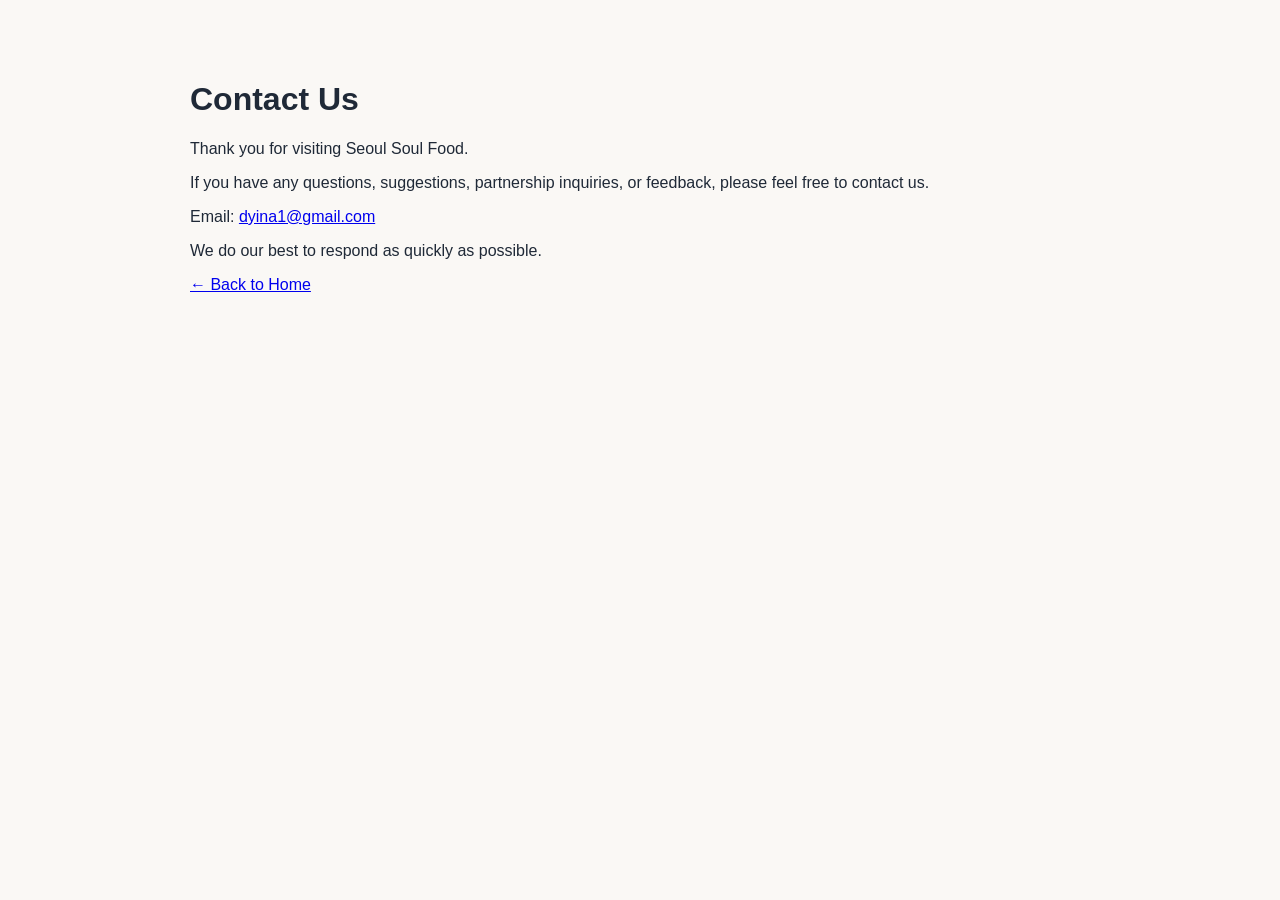
<file: contact.html>
<!DOCTYPE html>
<html lang="en">

<head>
    <meta charset="UTF-8">
    <meta name="viewport" content="width=device-width, initial-scale=1.0">
    <title>Contact Us | Seoul Soul Food</title>
    <meta name="description" content="Contact Seoul Soul Food with questions, suggestions, partnership inquiries, or feedback about Korean recipes, ingredients, and cooking tips.">
    <link rel="canonical" href="https://dyinabenefitguide.com/k-food/contact.html">
    <meta property="og:title" content="Contact Us | Seoul Soul Food">
    <meta property="og:description" content="Contact Seoul Soul Food with questions, suggestions, partnership inquiries, or feedback about Korean recipes, ingredients, and cooking tips.">
    <meta property="og:url" content="https://dyinabenefitguide.com/k-food/contact.html">
    <meta property="og:type" content="website">
    <meta property="og:site_name" content="Seoul Soul Food">
    <link rel="stylesheet" href="style.css">
</head>

<body>
    <div class="container" style="padding:60px 20px; max-width:900px; margin:auto;">

        <h1>Contact Us</h1>

        <p>
            Thank you for visiting Seoul Soul Food.
        </p>

        <p>
            If you have any questions, suggestions, partnership inquiries, or feedback, please feel free to contact us.
        </p>

        <p>
            Email: <a href="mailto:dyina1@gmail.com">dyina1@gmail.com</a>
        </p>

        <p>
            We do our best to respond as quickly as possible.
        </p>

        <p>
            <a href="index.html">← Back to Home</a>
        </p>

    </div>
</body>

</html>
</file>
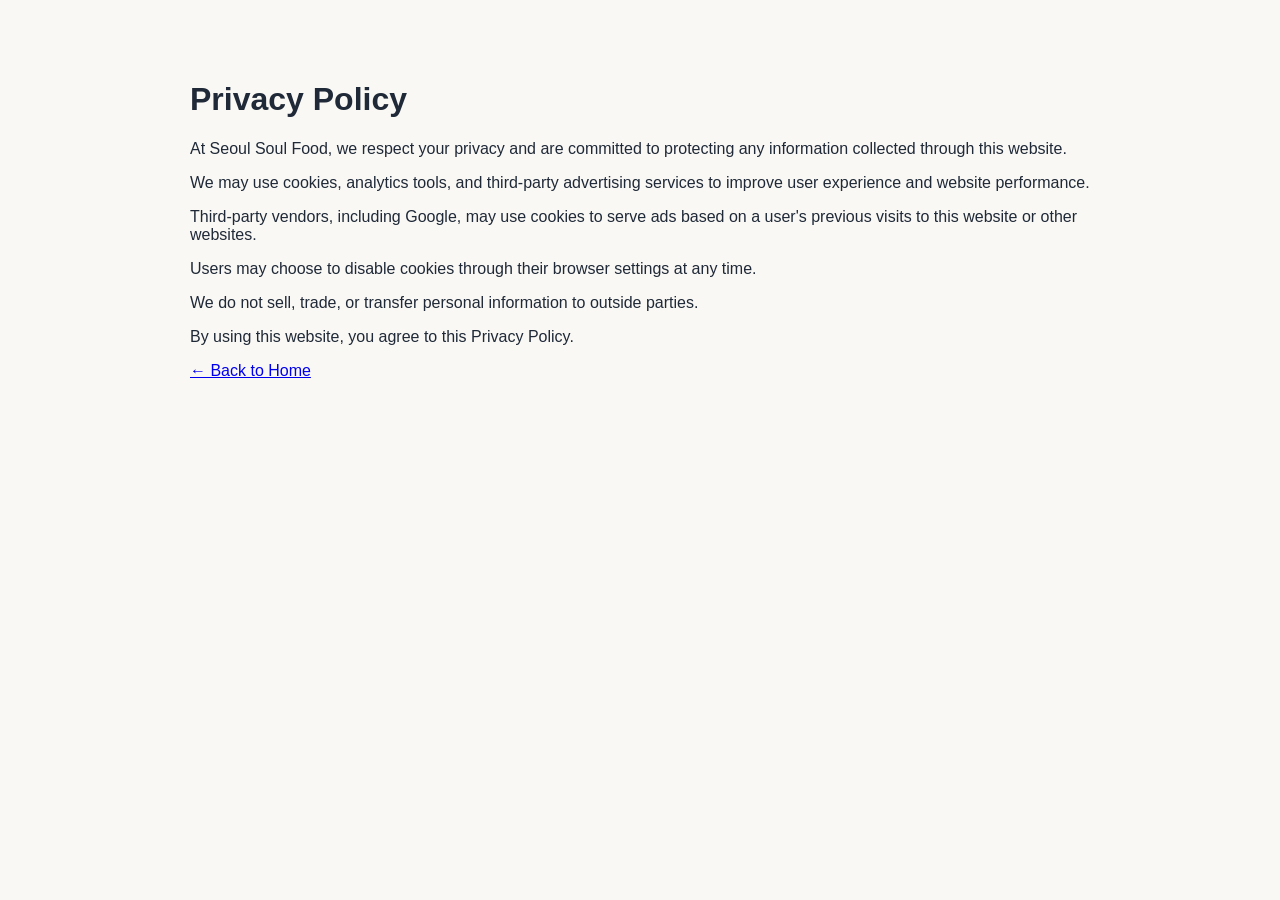
<file: privacy.html>
<!DOCTYPE html>
<html lang="en">

<head>
    <meta charset="UTF-8">
    <meta name="viewport" content="width=device-width, initial-scale=1.0">
    <title>Privacy Policy | Seoul Soul Food</title>
    <meta name="description" content="Read the Seoul Soul Food privacy policy on cookies, analytics, third-party advertising, and how information collected through this website is handled.">
    <link rel="canonical" href="https://dyinabenefitguide.com/k-food/privacy.html">
    <meta property="og:title" content="Privacy Policy | Seoul Soul Food">
    <meta property="og:description" content="Read the Seoul Soul Food privacy policy on cookies, analytics, third-party advertising, and how information collected through this website is handled.">
    <meta property="og:url" content="https://dyinabenefitguide.com/k-food/privacy.html">
    <meta property="og:type" content="website">
    <meta property="og:site_name" content="Seoul Soul Food">
    <link rel="stylesheet" href="style.css">
</head>

<body>
    <div class="container" style="padding:60px 20px; max-width:900px; margin:auto;">

        <h1>Privacy Policy</h1>

        <p>
            At Seoul Soul Food, we respect your privacy and are committed to protecting any information collected
            through this website.
        </p>

        <p>
            We may use cookies, analytics tools, and third-party advertising services to improve user experience and
            website performance.
        </p>

        <p>
            Third-party vendors, including Google, may use cookies to serve ads based on a user's previous visits to
            this website or other websites.
        </p>

        <p>
            Users may choose to disable cookies through their browser settings at any time.
        </p>

        <p>
            We do not sell, trade, or transfer personal information to outside parties.
        </p>

        <p>
            By using this website, you agree to this Privacy Policy.
        </p>

        <p>
            <a href="index.html">← Back to Home</a>
        </p>

    </div>
</body>

</html>
</file>
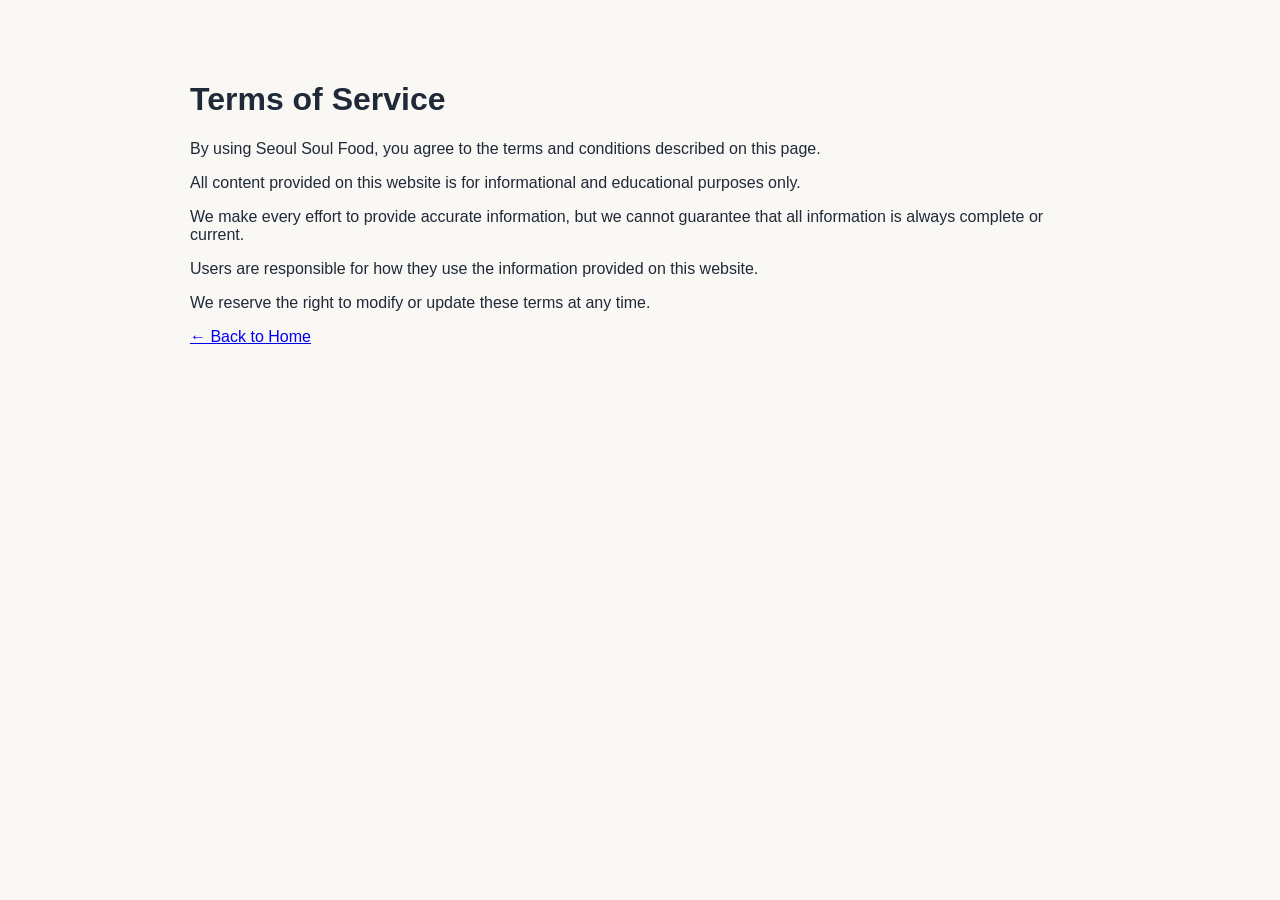
<file: terms.html>
<!DOCTYPE html>
<html lang="en">

<head>
    <meta charset="UTF-8">
    <meta name="viewport" content="width=device-width, initial-scale=1.0">
    <title>Terms of Service | Seoul Soul Food</title>
    <meta name="description" content="Read the Seoul Soul Food terms of service covering website content, information accuracy, and how visitors may use the material provided.">
    <link rel="canonical" href="https://dyinabenefitguide.com/k-food/terms.html">
    <meta property="og:title" content="Terms of Service | Seoul Soul Food">
    <meta property="og:description" content="Read the Seoul Soul Food terms of service covering website content, information accuracy, and how visitors may use the material provided.">
    <meta property="og:url" content="https://dyinabenefitguide.com/k-food/terms.html">
    <meta property="og:type" content="website">
    <meta property="og:site_name" content="Seoul Soul Food">
    <link rel="stylesheet" href="style.css">
</head>

<body>
    <div class="container" style="padding:60px 20px; max-width:900px; margin:auto;">

        <h1>Terms of Service</h1>

        <p>
            By using Seoul Soul Food, you agree to the terms and conditions described on this page.
        </p>

        <p>
            All content provided on this website is for informational and educational purposes only.
        </p>

        <p>
            We make every effort to provide accurate information, but we cannot guarantee that all information is always
            complete or current.
        </p>

        <p>
            Users are responsible for how they use the information provided on this website.
        </p>

        <p>
            We reserve the right to modify or update these terms at any time.
        </p>

        <p>
            <a href="index.html">← Back to Home</a>
        </p>

    </div>
</body>

</html>
</file>
<file: style.css>
/* ==========================================================================
   🏁 SEOUL SOUL FOOD - 디자인 및 이미지 크기 고정 마스터 CSS (최종 보완판)
   ========================================================================== */

body {
    font-family: 'Outfit', -apple-system, BlinkMacSystemFont, sans-serif;
    background-color: #faf8f5;
    margin: 0;
    padding: 0;
    color: #1f2937;
}

/* [상단 헤더 내비게이션 바 정렬] */
.main-header {
    background-color: #ffffff !important;
    border-bottom: 1px solid #e5e7eb !important;
    width: 100% !important;
    position: relative !important;
    z-index: 1000;
}
.header-container {
    display: flex !important;
    justify-content: space-between !important;
    align-items: center !important;
    max-width: 1200px;
    margin: 0 auto;
    padding: 20px 40px !important;
    box-sizing: border-box;
}
.logo {
    font-family: 'Playfair Display', serif;
    font-size: 1.6rem;
    font-weight: 700;
    color: #111827;
    text-decoration: none;
}
.logo-k { color: #b45309; }
.logo-sub { color: #4b5563; font-weight: 400; }
.nav-menu { display: flex !important; gap: 30px !important; }
.nav-link { color: #4b5563 !important; text-decoration: none !important; font-weight: 500; }

/* 메인 대형 배너 규격 복원 */
.hero-section {
    background-size: cover !important;
    background-position: center center !important;
    background-repeat: no-repeat !important;
    padding: 140px 20px !important;
    text-align: center;
    color: white;
}
.hero-title {
    font-family: 'Playfair Display', serif;
    font-size: 3.2rem !important;
    font-weight: 700;
    line-height: 1.2;
    margin: 15px 0;
    color: #ffffff !important;
}
.hero-tagline {
    color: #ff9900;
    text-transform: uppercase;
    font-weight: 700;
    letter-spacing: 1.5px;
}

/* 🌟 [핵심 제어 부품] 반찬 및 대패삼겹살 카드의 이미지까지 싹 다 잡아두는 배선 */
img, 
.recipe-image, 
.ingredient-image, 
.ingredient-card img, 
.recipe-card img,
.banchan-section img {
    width: 100% !important;
    max-width: 100% !important;
    height: 200px !important;     /* 👈 이미지 높이 무조건 200px 자동 가둠 */
    object-fit: cover !important;  /* 👈 원본 사진 찌그러짐 원천 차단 */
    border-radius: 12px !important;
    margin-bottom: 12px !important;
    display: block !important;
}

/* 가로 바둑판 격자 3열 고정 무조건 한 줄 배치 */
.recipes-grid, 
.ingredients-grid {
    display: grid !important;
    grid-template-columns: repeat(3, 1fr) !important; /* 👈 가로로 무조건 3개씩 배열 */
    gap: 30px !important;
    max-width: 1200px !important;
    margin: 40px auto !important;
    padding: 0 20px !important;
    box-sizing: border-box !important;
}

/* 카드 상자 외형 디자인 */
.recipe-card, 
.ingredient-card {
    background: #ffffff !important;
    border: 1px solid #e5e7eb !important;
    border-radius: 16px !important;
    padding: 24px !important;
    box-shadow: 0 4px 6px -1px rgba(0, 0, 0, 0.02) !important;
    display: flex !important;
    flex-direction: column !important;
    justify-content: space-between !important;
    box-sizing: border-box !important;
}

/* 아마존 수익 마진 버튼 */
.btn-orange, 
.btn-buy-simple, 
button {
    background-color: #ff9900 !important;
    color: #111827 !important;
    border: none !important;
    padding: 12px 16px !important;
    border-radius: 8px !important;
    cursor: pointer !important;
    font-weight: bold !important;
    text-align: center !important;
    text-decoration: none !important;
    display: block !important;
    width: 100% !important;
}
.btn-orange:hover, .btn-buy-simple:hover { background-color: #e68a00 !important; }

.main-footer {
    background-color: #ffffff;
    border-top: 1px solid #e5e7eb;
    text-align: center;
    padding: 30px 20px;
    margin-top: 60px;
}
</file>
